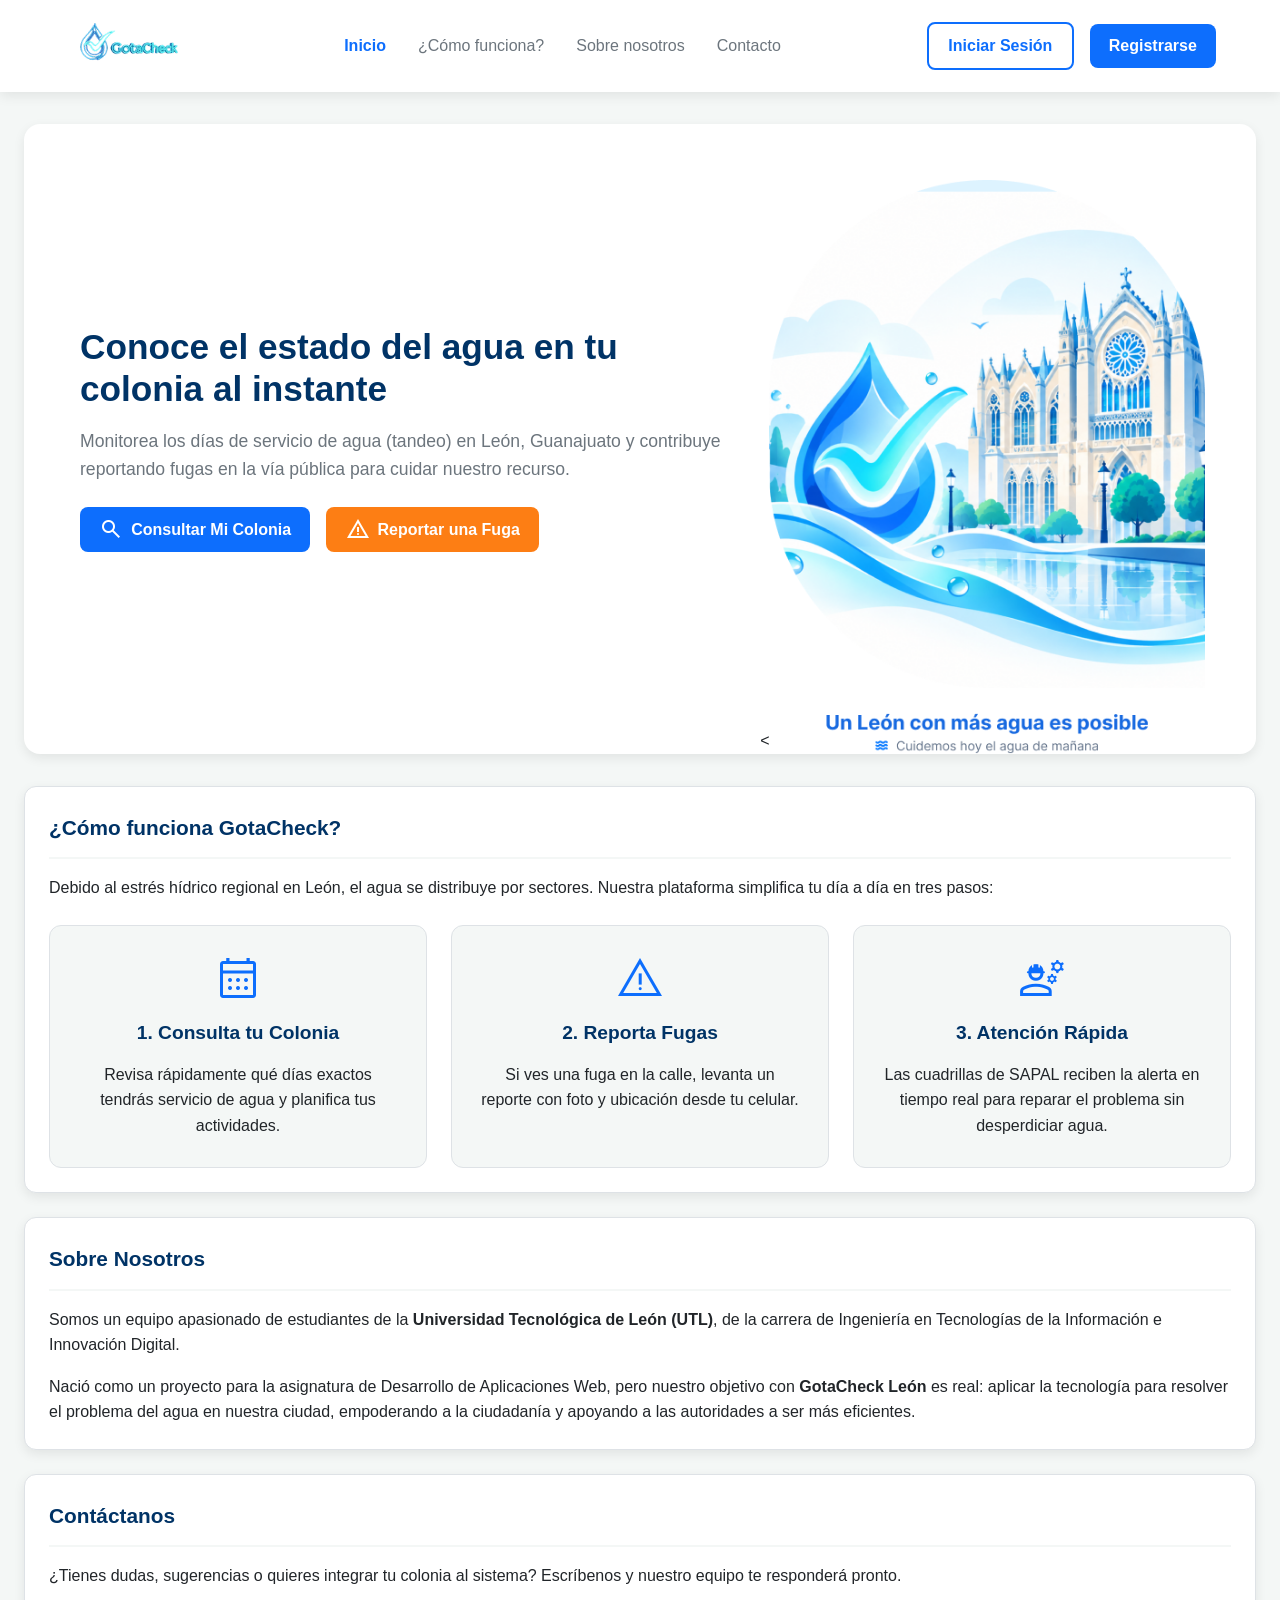
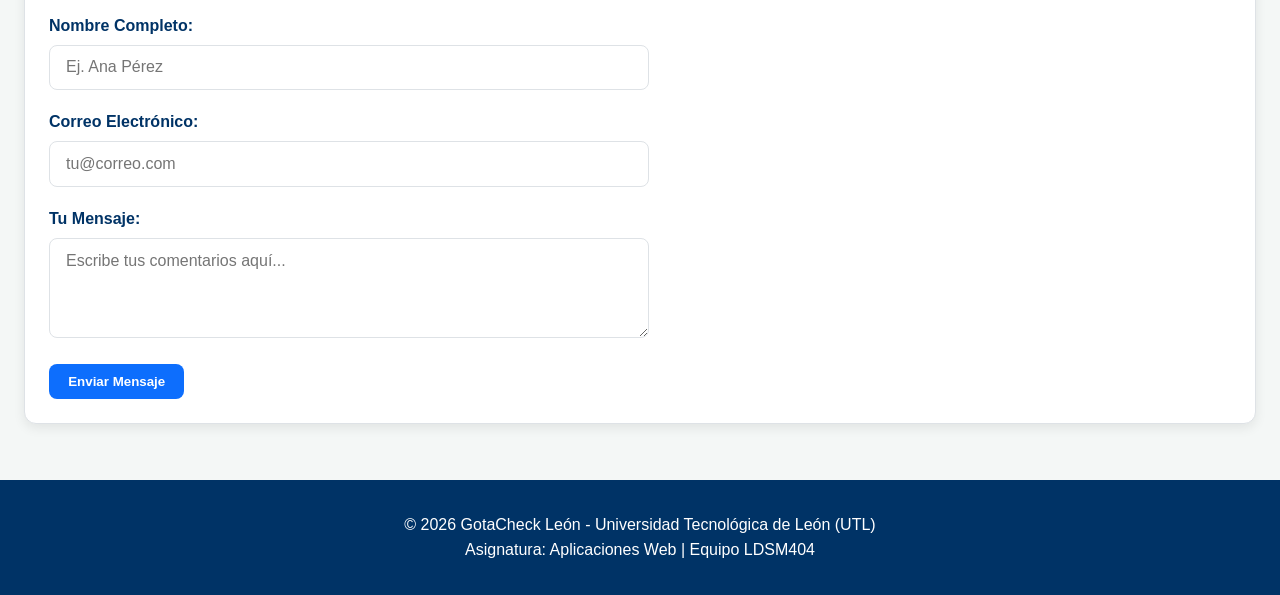
<file: index.html>
<!DOCTYPE html>
<html lang="es">
<head>
    <meta charset="UTF-8">
    <meta name="viewport" content="width=device-width, initial-scale=1.0">
    <title>GotaCheck León - Monitoreo de Tandeo y Reporte de Fugas</title>
    <link rel="stylesheet" href="css/estilo.css">
    <link rel="stylesheet" href="https://fonts.googleapis.com/css2?family=Material+Symbols+Outlined:opsz,wght,FILL,GRAD@24,400,0,0" />
</head>
<body>
    <header>
        <div class="navbar">
            
            <a href="index.html" class="logo-container">
                <img src="imagenes/logo-gotacheck.png" alt="Logo GotaCheck" class="logo-img" onerror="this.src='https://via.placeholder.com/42/0d6efd/ffffff?text=GC'">
            </a>
            
            
            <nav class="nav-links">
                <a href="index.html" class="active">Inicio</a>
                <a href="#como-funciona">¿Cómo funciona?</a>
                <a href="#sobre-nosotros">Sobre nosotros</a>
                <a href="#contacto">Contacto</a>
            </nav>

            
            <div class="nav-botones">
                <a href="login.html" class="btn-menu btn-outline">Iniciar Sesión</a>
                <a href="login.html#registro" class="btn-menu btn-primario">Registrarse</a>
            </div>
        </div>
    </header>

    <main>
        <section class="hero-section">
            <div class="hero-content">
                <h1>Conoce el estado del agua en tu colonia al instante</h1>
                <p>Monitorea los días de servicio de agua (tandeo) en León, Guanajuato y contribuye reportando fugas en la vía pública para cuidar nuestro recurso.</p>
                <div style="display: flex; gap: 1rem; flex-wrap: wrap;">
                    <a href="login.html" class="btn-menu btn-primario"><span class="material-symbols-outlined">search</span> Consultar Mi Colonia</a>
                    <a href="nuevo-reporte.html" class="btn-menu btn-alerta"><span class="material-symbols-outlined">report_problem</span> Reportar una Fuga</a>
                </div>
            </div>
            <div class="hero-image">
                <
                <img src="imagenes/hero-leon.jpg" alt="Agua y cuidado del recurso en León Guanajuato" onerror="this.src='https://via.placeholder.com/500x320/003366/ffffff?text=GotaCheck+Le%C3%B3n+Agua'">
            </div>
        </section>

        
        <section id="como-funciona" class="card seccion-informativa">
            <div class="card-header">
                <h2>¿Cómo funciona GotaCheck?</h2>
            </div>
            <p>Debido al estrés hídrico regional en León, el agua se distribuye por sectores. Nuestra plataforma simplifica tu día a día en tres pasos:</p>
            <div class="grid-3-cols">
                <div class="info-box">
                    <span class="material-symbols-outlined">calendar_month</span>
                    <h3>1. Consulta tu Colonia</h3>
                    <p>Revisa rápidamente qué días exactos tendrás servicio de agua y planifica tus actividades.</p>
                </div>
                <div class="info-box">
                    <span class="material-symbols-outlined">report_problem</span>
                    <h3>2. Reporta Fugas</h3>
                    <p>Si ves una fuga en la calle, levanta un reporte con foto y ubicación desde tu celular.</p>
                </div>
                <div class="info-box">
                    <span class="material-symbols-outlined">engineering</span>
                    <h3>3. Atención Rápida</h3>
                    <p>Las cuadrillas de SAPAL reciben la alerta en tiempo real para reparar el problema sin desperdiciar agua.</p>
                </div>
            </div>
        </section>

        
        <section id="sobre-nosotros" class="card seccion-informativa">
            <div class="card-header">
                <h2>Sobre Nosotros</h2>
            </div>
            <p>Somos un equipo apasionado de estudiantes de la <strong>Universidad Tecnológica de León (UTL)</strong>, de la carrera de Ingeniería en Tecnologías de la Información e Innovación Digital. </p>
            <p style="margin-top: 1rem;">Nació como un proyecto para la asignatura de Desarrollo de Aplicaciones Web, pero nuestro objetivo con <strong>GotaCheck León</strong> es real: aplicar la tecnología para resolver el problema del agua en nuestra ciudad, empoderando a la ciudadanía y apoyando a las autoridades a ser más eficientes.</p>
        </section>

        
        <section id="contacto" class="card seccion-informativa">
            <div class="card-header">
                <h2>Contáctanos</h2>
            </div>
            <p>¿Tienes dudas, sugerencias o quieres integrar tu colonia al sistema? Escríbenos y nuestro equipo te responderá pronto.</p>
            
            <form class="formulario-contacto" style="margin-top: 1.5rem; max-width: 600px;">
                <div class="form-group">
                    <label for="nombre-contacto">Nombre Completo:</label>
                    <input type="text" id="nombre-contacto" class="form-control" placeholder="Ej. Ana Pérez" required>
                </div>
                <div class="form-group">
                    <label for="email-contacto">Correo Electrónico:</label>
                    <input type="email" id="email-contacto" class="form-control" placeholder="tu@correo.com" required>
                </div>
                <div class="form-group">
                    <label for="mensaje-contacto">Tu Mensaje:</label>
                    <textarea id="mensaje-contacto" class="form-control" rows="4" placeholder="Escribe tus comentarios aquí..." required></textarea>
                </div>
                
                <button type="button" class="btn-menu btn-primario" onclick="alert('¡Gracias por escribirnos! Hemos recibido tu mensaje.')">Enviar Mensaje</button>
            </form>
        </section>
    </main>

    <footer>
        <p>&copy; 2026 GotaCheck León - Universidad Tecnológica de León (UTL)</p>
        <p>Asignatura: Aplicaciones Web | Equipo LDSM404</p>
    </footer>
</body>
</html>
</file>
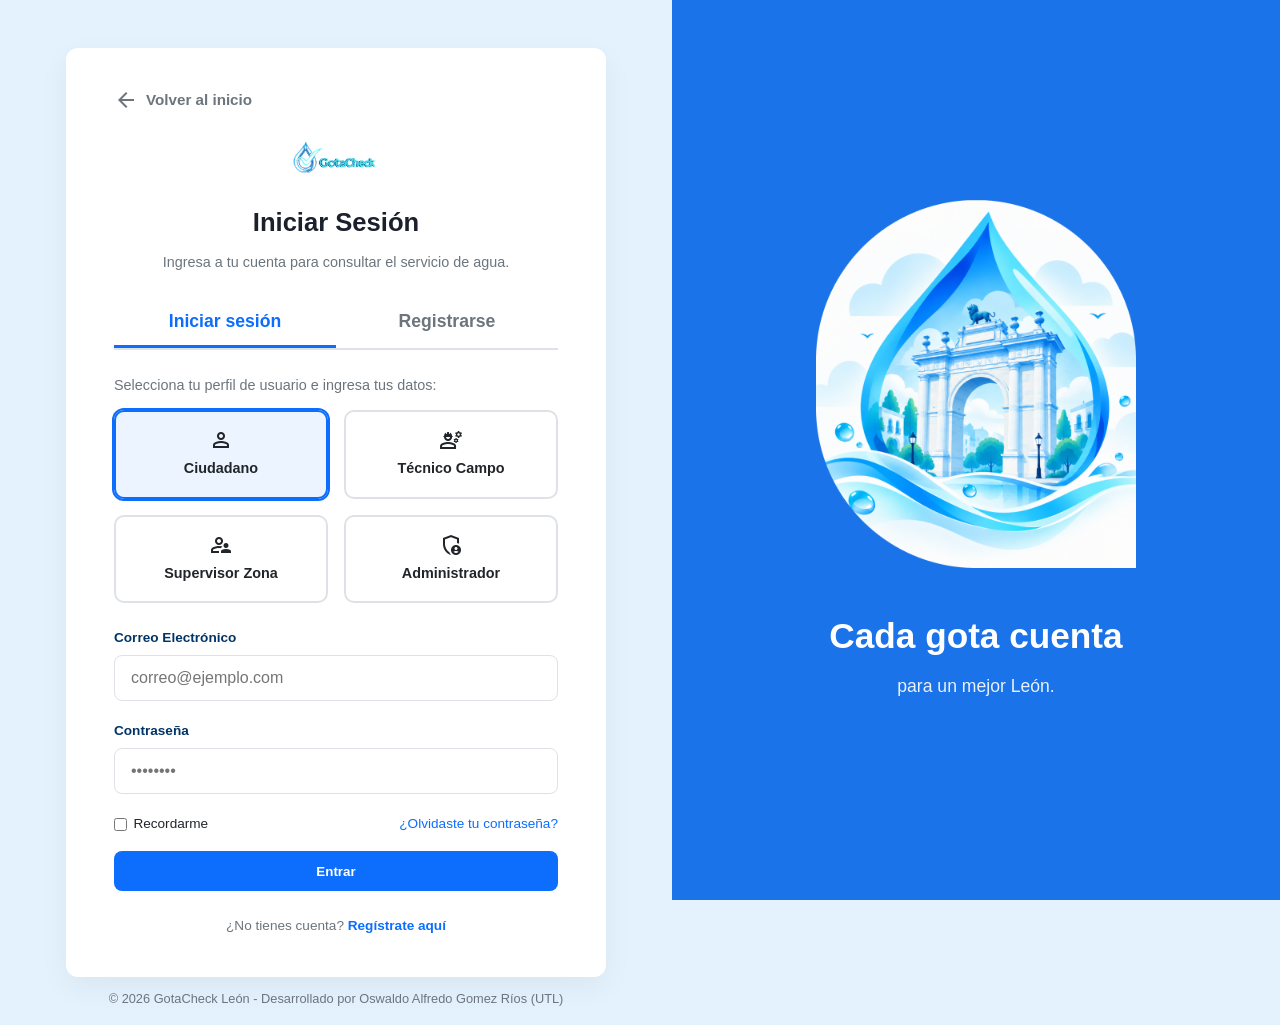
<file: login.html>
<!DOCTYPE html>
<html lang="es">
<head>
    <meta charset="UTF-8">
    <meta name="viewport" content="width=device-width, initial-scale=1.0">
    <title>GotaCheck León - Iniciar Sesión / Registro</title>
    <link rel="stylesheet" href="css/estilo.css">
    <link rel="stylesheet" href="https://fonts.googleapis.com/css2?family=Material+Symbols+Outlined:opsz,wght,FILL,GRAD@24,400,0,0" />
</head>
<body class="body-login">

    <div class="login-split-layout">
        
        
        <div class="login-left">
            
            <div class="login-box">
               
                <a href="index.html" class="btn-volver">
                    <span class="material-symbols-outlined">arrow_back</span> Volver al inicio
                </a>

               
                <div class="login-header">
                    <a href="index.html" class="logo-container" style="justify-content: center; margin-bottom: 1rem;">
                        <img src="imagenes/logo-gotacheck.png" alt="Logo GotaCheck" class="logo-img" style="height: 50px;" onerror="this.src='https://via.placeholder.com/50/0d6efd/ffffff?text=GC'">
                    </a>
                    <h2>Iniciar Sesión</h2>
                    <p>Ingresa a tu cuenta para consultar el servicio de agua.</p>
                </div>

                
                <div class="tabs-container">
                    <button class="tab-btn active" id="btn-tab-login" onclick="mostrarTab('login')">Iniciar sesión</button>
                    <button class="tab-btn" id="btn-tab-registro" onclick="mostrarTab('registro')">Registrarse</button>
                </div>

               
                <div id="seccion-login" class="form-seccion active">
                    
                    <p style="font-size: 0.9rem; color: var(--color-texto-mutado); margin-bottom: 0.8rem;">Selecciona tu perfil de usuario e ingresa tus datos:</p>
                    
                    
                    <div class="perfil-selector" style="margin-bottom: 1.5rem;">
                        <div class="perfil-card selected" id="card-ciudadano" onclick="seleccionarPerfil('ciudadano', 'dashboard-ciudadano.html')">
                            <span class="material-symbols-outlined" style="font-size: 1.5rem; margin-bottom: 0.2rem;">person</span>
                            <strong style="font-size: 0.9rem;">Ciudadano</strong>
                        </div>
                        <div class="perfil-card" id="card-tecnico" onclick="seleccionarPerfil('tecnico', 'dashboard-tecnico.html')">
                            <span class="material-symbols-outlined" style="font-size: 1.5rem; margin-bottom: 0.2rem;">engineering</span>
                            <strong style="font-size: 0.9rem;">Técnico Campo</strong>
                        </div>
                        <div class="perfil-card" id="card-supervisor" onclick="seleccionarPerfil('supervisor', 'dashboard-supervisor.html')">
                            <span class="material-symbols-outlined" style="font-size: 1.5rem; margin-bottom: 0.2rem;">supervisor_account</span>
                            <strong style="font-size: 0.9rem;">Supervisor Zona</strong>
                        </div>
                        <div class="perfil-card" id="card-admin" onclick="seleccionarPerfil('admin', 'dashboard-admin.html')">
                            <span class="material-symbols-outlined" style="font-size: 1.5rem; margin-bottom: 0.2rem;">admin_panel_settings</span>
                            <strong style="font-size: 0.9rem;">Administrador</strong>
                        </div>
                    </div>

                    <form id="form-login" action="dashboard-ciudadano.html" method="GET">
                        <div class="form-group">
                            <label for="login-correo" style="font-size: 0.85rem;">Correo Electrónico</label>
                            <input type="email" id="login-correo" class="form-control" placeholder="correo@ejemplo.com" required>
                        </div>
                        <div class="form-group">
                            <label for="login-password" style="font-size: 0.85rem;">Contraseña</label>
                            <input type="password" id="login-password" class="form-control" placeholder="••••••••" required>
                        </div>
                        
                        <div class="login-opciones">
                            <label class="checkbox-container">
                                <input type="checkbox"> Recordarme
                            </label>
                            <a href="#" class="link-olvido">¿Olvidaste tu contraseña?</a>
                        </div>

                        <button type="submit" class="btn-menu btn-primario" style="width: 100%; justify-content: center; padding: 0.8rem; margin-top: 1rem; border-radius: 8px;">
                            Entrar
                        </button>
                        
                        <div class="login-footer-text">
                            ¿No tienes cuenta? <a href="#" onclick="mostrarTab('registro')">Regístrate aquí</a>
                        </div>
                    </form>
                </div>

                
                <div id="seccion-registro" class="form-seccion">
                    <form action="dashboard-ciudadano.html" method="GET">
                        <div class="form-group">
                            <label for="reg-nombre" style="font-size: 0.85rem;">Nombre Completo</label>
                            <input type="text" id="reg-nombre" class="form-control" placeholder="Ej. Juan Pérez" required>
                        </div>
                        <div class="form-group">
                            <label for="reg-correo" style="font-size: 0.85rem;">Correo Electrónico</label>
                            <input type="email" id="reg-correo" class="form-control" placeholder="correo@ejemplo.com" required>
                        </div>
                        <div class="form-group">
                            <label for="reg-password" style="font-size: 0.85rem;">Contraseña</label>
                            <input type="password" id="reg-password" class="form-control" placeholder="Mínimo 8 caracteres" required>
                        </div>
                        <button type="submit" class="btn-menu btn-primario" style="width: 100%; justify-content: center; padding: 0.8rem; margin-top: 1rem; border-radius: 8px;">
                            Registrarse
                        </button>
                        
                        <div class="login-footer-text">
                            ¿Ya tienes cuenta? <a href="#" onclick="mostrarTab('login')">Inicia sesión aquí</a>
                        </div>
                    </form>
                </div>

            </div>
            
            
            <div style="position: absolute; bottom: 1rem; text-align: center; width: 100%; font-size: 0.8rem; color: var(--color-texto-mutado);">
                &copy; 2026 GotaCheck León - Desarrollado por Oswaldo Alfredo Gomez Ríos (UTL)
            </div>
        </div>

       
        <div class="login-right">
            <div class="login-banner-content">
                <img src="imagenes/banner-login.png" alt="Ilustración León" style="max-width: 80%; margin-bottom: 2rem;" onerror="this.src='https://via.placeholder.com/400/ffffff/1a73e8?text=Banner+Leon'">
                <h2>Cada gota cuenta</h2>
                <p>para un mejor León.</p>
            </div>
        </div>

    </div>

    
    <script>
        function seleccionarPerfil(rol, destinoDashboard) {
            document.querySelectorAll('.perfil-card').forEach(card => card.classList.remove('selected'));
            document.getElementById('card-' + rol).classList.add('selected');
            document.getElementById('form-login').action = destinoDashboard;
        }

        function mostrarTab(tab) {
            const tabLogin = document.getElementById('seccion-login');
            const tabRegistro = document.getElementById('seccion-registro');
            const btnLogin = document.getElementById('btn-tab-login');
            const btnRegistro = document.getElementById('btn-tab-registro');

            if (tab === 'login') {
                tabLogin.classList.add('active');
                tabRegistro.classList.remove('active');
                btnLogin.classList.add('active');
                btnRegistro.classList.remove('active');
            } else {
                tabRegistro.classList.add('active');
                tabLogin.classList.remove('active');
                btnRegistro.classList.add('active');
                btnLogin.classList.remove('active');
            }
        }

        if (window.location.hash === '#registro') {
            mostrarTab('registro');
        }
    </script>
</body>
</html>
</file>
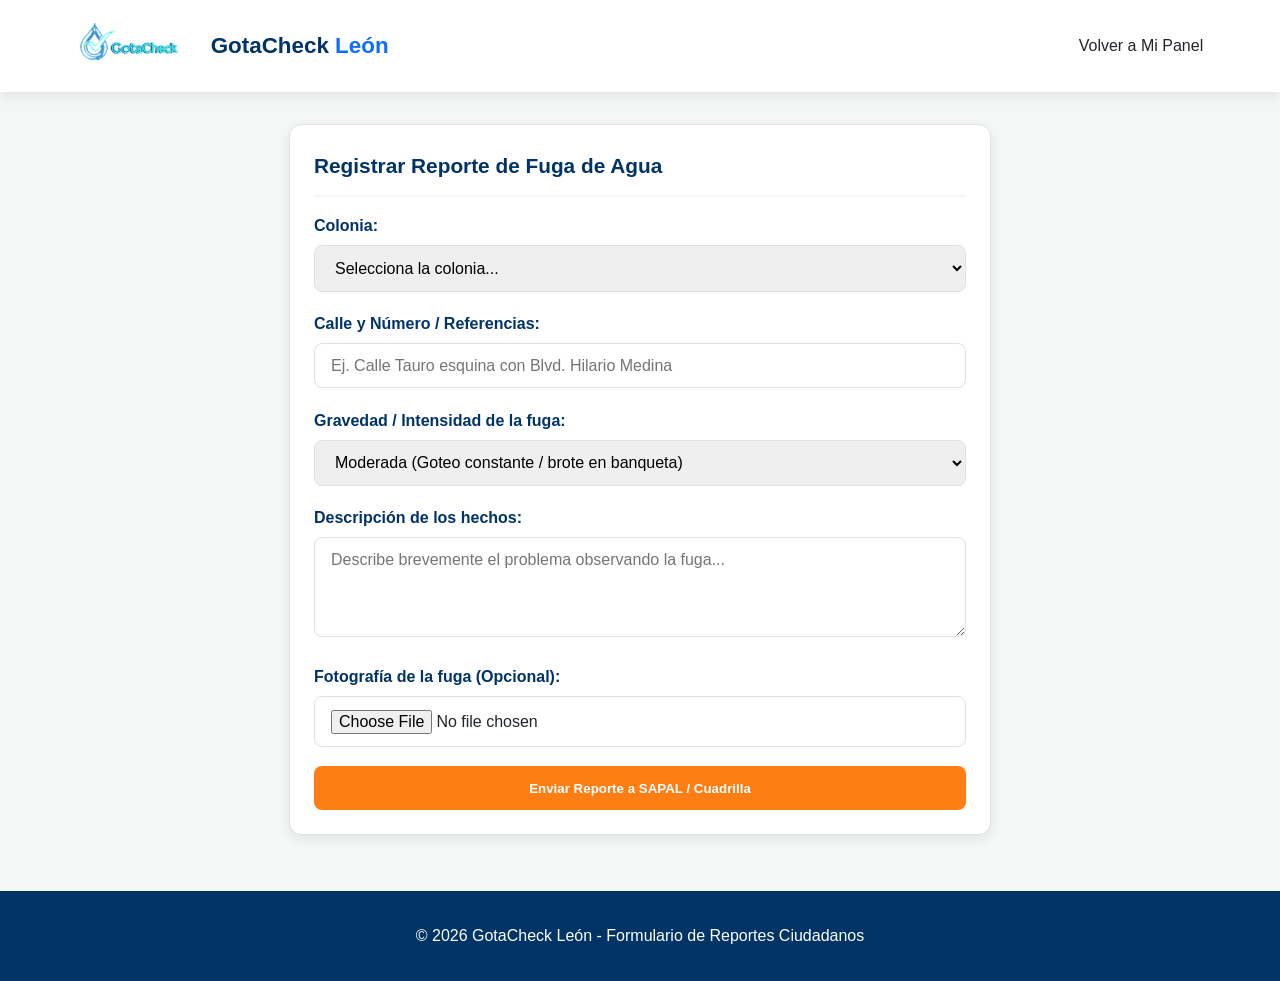
<file: nuevo-reporte.html>
<!DOCTYPE html>
<html lang="es">
<head>
    <meta charset="UTF-8">
    <meta name="viewport" content="width=device-width, initial-scale=1.0">
    <title>GotaCheck - Registrar Fuga de Agua</title>
    <link rel="stylesheet" href="css/estilo.css">
</head>
<body>
    <header>
        <div class="navbar">
            <a href="index.html" class="logo-container">
                <img src="imagenes/logo-gotacheck.png" alt="Logo GotaCheck" class="logo-img" onerror="this.src='https://via.placeholder.com/42/0d6efd/ffffff?text=GC'">
                <div class="logo-texto">GotaCheck <span>León</span></div>
            </a>
            <nav class="nav-menu">
                <a href="dashboard-ciudadano.html">Volver a Mi Panel</a>
            </nav>
        </div>
    </header>

    <main style="max-width: 750px;">
        <section class="card">
            <div class="card-header">
                <h2>Registrar Reporte de Fuga de Agua</h2>
            </div>
            <form action="dashboard-ciudadano.html" method="GET">
                <div class="form-group">
                    <label for="colonia-fuga">Colonia:</label>
                    <select id="colonia-fuga" class="form-control" required>
                        <option value="">Selecciona la colonia...</option>
                        <option>Valle de Señora</option>
                        <option>Centro Histórico</option>
                        <option>Jardines de Jerez</option>
                        <option>San Miguel</option>
                    </select>
                </div>
                <div class="form-group">
                    <label for="calle">Calle y Número / Referencias:</label>
                    <input type="text" id="calle" class="form-control" placeholder="Ej. Calle Tauro esquina con Blvd. Hilario Medina" required>
                </div>
                <div class="form-group">
                    <label for="tipo">Gravedad / Intensidad de la fuga:</label>
                    <select id="tipo" class="form-control">
                        <option>Moderada (Goteo constante / brote en banqueta)</option>
                        <option>Alta (Brote de agua a presión en arroyo vehicular)</option>
                        <option>Urgente (Afectación a viviendas / banqueta levantada)</option>
                    </select>
                </div>
                <div class="form-group">
                    <label for="descripcion">Descripción de los hechos:</label>
                    <textarea id="descripcion" rows="4" class="form-control" placeholder="Describe brevemente el problema observando la fuga..."></textarea>
                </div>
                <div class="form-group">
                    <label for="foto">Fotografía de la fuga (Opcional):</label>
                    
                    <input type="file" id="foto" class="form-control">
                </div>
                <button type="submit" class="btn-menu btn-alerta" style="width: 100%; justify-content: center; padding: 0.9rem;">
                    Enviar Reporte a SAPAL / Cuadrilla
                </button>
            </form>
        </section>
    </main>

    <footer>
        <p>&copy; 2026 GotaCheck León - Formulario de Reportes Ciudadanos</p>
    </footer>
</body>
</html>
</file>
<file: css/estilo.css>
:root {
    --color-primario: #0d6efd;
    --color-primario-oscuro: #0a58ca;
    --color-secundario: #003366;
    --color-fondo: #f4f7f6;
    --color-tarjeta: #ffffff;
    --color-texto: #212529;
    --color-texto-mutado: #6c757d;
    --color-exito: #198754;
    --color-alerta: #fd7e14;
    --color-peligro: #dc3545;
    --color-borde: #dee2e6;
    --fuente-principal: 'Segoe UI', Tahoma, Geneva, Verdana, sans-serif;
    --sombra-suave: 0 4px 12px rgba(0, 0, 0, 0.08);
    --transicion: all 0.3s ease;
}

* {
    margin: 0;
    padding: 0;
    box-sizing: border-box;
}

html {
    font-size: 16px;
    scroll-behavior: smooth;
}

body {
    font-family: var(--fuente-principal);
    background-color: var(--color-fondo);
    color: var(--color-texto);
    line-height: 1.6;
    display: flex;
    flex-direction: column;
    min-height: 100vh;
}


header {
    background-color: var(--color-tarjeta);
    box-shadow: var(--sombra-suave);
    position: sticky;
    top: 0;
    z-index: 1000;
}

.navbar {
    display: flex;
    justify-content: space-between;
    align-items: center;
    padding: 1rem 5%;
    max-width: 1300px;
    margin: 0 auto;
}

.logo-container {
    display: flex;
    align-items: center;
    gap: 0.8rem;
    text-decoration: none;
    color: var(--color-secundario);
}

.logo-img {
    height: 60px;
    width: auto;
    max-width: 250px;
    object-fit: contain;
}

.logo-texto {
    font-size: 1.4rem;
    font-weight: 700;
    color: var(--color-secundario);
}

.logo-texto span {
    color: var(--color-primario);
}

.nav-links {
    display: flex;
    gap: 2rem;
    align-items: center;
}

.nav-links a {
    text-decoration: none;
    color: var(--color-texto-mutado);
    font-weight: 500;
    transition: var(--transicion);
}

.nav-links a:hover {
    color: var(--color-primario);
}

.nav-links a.active {
    color: var(--color-primario);
    font-weight: 600;
}

.nav-botones {
    display: flex;
    gap: 1rem;
    align-items: center;
}

nav.nav-menu {
    display: flex;
    align-items: center;
    gap: 1.5rem;
}

nav.nav-menu a {
    text-decoration: none;
    color: var(--color-texto);
    font-weight: 500;
    transition: var(--transicion);
    padding: 0.5rem 0.8rem;
    border-radius: 6px;
}

nav.nav-menu a:hover, nav.nav-menu a.active {
    color: var(--color-primario);
    background-color: rgba(13, 110, 253, 0.08);
}


.btn-menu {
    padding: 0.6rem 1.2rem;
    border-radius: 8px;
    text-decoration: none;
    font-weight: 600;
    transition: var(--transicion);
    display: inline-flex;
    align-items: center;
    gap: 0.5rem;
    border: none;
    cursor: pointer;
}

.btn-primario {
    background-color: var(--color-primario);
    color: white !important;
}

.btn-primario:hover {
    background-color: var(--color-primario-oscuro);
}

.btn-alerta {
    background-color: var(--color-alerta);
    color: white !important;
}

.btn-alerta:hover {
    background-color: #e06b00;
}

.btn-outline {
    border: 2px solid var(--color-primario);
    color: var(--color-primario) !important;
    background: transparent;
}

.btn-outline:hover {
    background-color: var(--color-primario);
    color: white !important;
}


main {
    flex: 1;
    width: 100%;
    max-width: 1300px;
    margin: 2rem auto;
    padding: 0 1.5rem;
}

.hero-section {
    display: grid;
    grid-template-columns: 1fr;
    gap: 2rem;
    background: white;
    padding: 2.5rem 2.5rem 0 2.5rem; 
    border-radius: 16px;
    box-shadow: var(--sombra-suave);
    margin-bottom: 2rem;
    overflow: hidden; 
}

.hero-content {
    display: flex;
    flex-direction: column;
    justify-content: center; 
    padding-bottom: 2.5rem;
}

.hero-content h1 {
    font-size: 2.2rem;
    color: var(--color-secundario);
    line-height: 1.2;
    margin-bottom: 1rem;
}

.hero-content p {
    color: var(--color-texto-mutado);
    font-size: 1.1rem;
    margin-bottom: 1.5rem;
}

.hero-image {
    width: 100%;
    display: flex;
    align-items: flex-end; 
    justify-content: center;
}

.hero-image img {
    width: 100%;
    max-width: 500px;
    height: auto;
    display: block;
    object-fit: contain;
}


.seccion-informativa {
    scroll-margin-top: 100px; 
}

.grid-3-cols {
    display: grid;
    grid-template-columns: repeat(auto-fit, minmax(250px, 1fr));
    gap: 1.5rem;
    margin-top: 1.5rem;
}

.info-box {
    text-align: center;
    padding: 1.8rem;
    background-color: var(--color-fondo);
    border-radius: 12px;
    border: 1px solid var(--color-borde);
    transition: var(--transicion);
}

.info-box:hover {
    transform: translateY(-5px);
    box-shadow: var(--sombra-suave);
    border-color: var(--color-primario);
}

.info-box span {
    font-size: 3rem;
    color: var(--color-primario);
    margin-bottom: 1rem;
    display: block;
}

.info-box h3 {
    color: var(--color-secundario);
    margin-bottom: 0.8rem;
    font-size: 1.2rem;
}

.dashboard-grid {
    display: grid;
    grid-template-columns: 1fr;
    gap: 1.5rem;
}

.card {
    background-color: var(--color-tarjeta);
    border-radius: 12px;
    padding: 1.5rem;
    box-shadow: var(--sombra-suave);
    border: 1px solid var(--color-borde);
    margin-bottom: 1.5rem;
}

.card-header {
    display: flex;
    justify-content: space-between;
    align-items: center;
    margin-bottom: 1rem;
    padding-bottom: 0.8rem;
    border-bottom: 2px solid var(--color-fondo);
}

.card-header h2, .card-header h3 {
    color: var(--color-secundario);
    font-size: 1.3rem;
}


.tandeo-dias {
    display: grid;
    grid-template-columns: repeat(7, 1fr);
    gap: 0.5rem;
    margin-top: 1rem;
    text-align: center;
}

.dia-box {
    padding: 0.8rem 0.3rem;
    border-radius: 8px;
    background-color: #e9ecef;
    font-weight: 600;
}

.dia-box.activo {
    background-color: var(--color-primario);
    color: white;
}

.dia-box .estado {
    display: block;
    font-size: 0.75rem;
    font-weight: 400;
    margin-top: 4px;
}


.form-group {
    margin-bottom: 1.2rem;
}

.form-group label {
    display: block;
    font-weight: 600;
    margin-bottom: 0.4rem;
    color: var(--color-secundario);
}

.form-control, select, textarea {
    width: 100%;
    padding: 0.8rem 1rem;
    border: 1.5px solid var(--color-borde);
    border-radius: 8px;
    font-size: 1rem;
    font-family: inherit;
    transition: var(--transicion);
}

.form-control:focus, select:focus, textarea:focus {
    outline: none;
    border-color: var(--color-primario);
    box-shadow: 0 0 0 3px rgba(13, 110, 253, 0.15);
}

.table-responsive {
    width: 100%;
    overflow-x: auto;
}

table {
    width: 100%;
    border-collapse: collapse;
    margin-top: 1rem;
    background-color: white;
}

table th, table td {
    padding: 0.9rem;
    text-align: left;
    border-bottom: 1px solid var(--color-borde);
}

table th {
    background-color: #f8f9fa;
    color: var(--color-secundario);
    font-weight: 700;
}

.badge {
    padding: 0.35rem 0.75rem;
    border-radius: 20px;
    font-size: 0.85rem;
    font-weight: 600;
    display: inline-block;
}

.badge-pendiente { background-color: #fff3cd; color: #856404; }
.badge-proceso { background-color: #cce5ff; color: #004085; }
.badge-resuelto { background-color: #d4edda; color: #155724; }
.badge-rol { background-color: #e2e3e5; color: #383d41; }


.body-login {
    margin: 0;
    padding: 0;
    background-color: #e3f2fd;
    position: relative;
}

.login-split-layout {
    display: flex;
    min-height: 100vh;
    width: 100%;
}

.login-left {
    flex: 1;
    background-color: #e3f2fd; 
    display: flex;
    justify-content: center;
    align-items: center; 
    padding: 3rem 2rem; 
}

.login-right {
    flex: 1;
    background-color: #1a73e8; 
    display: flex;
    justify-content: center;
    align-items: center;
    color: white;
    position: sticky; 
    top: 0;
    height: 100vh; 
    overflow: hidden; 
}

.login-banner-content {
    text-align: center;
}

.login-banner-content h2 {
    font-size: 2.2rem;
    font-weight: 700;
    margin-bottom: 0.5rem;
}

.login-banner-content p {
    font-size: 1.1rem;
    opacity: 0.9;
}

.login-box {
    background: white;
    width: 100%;
    max-width: 540px; 
    padding: 2.5rem 3rem; 
    border-radius: 12px;
    box-shadow: 0 10px 30px rgba(0,0,0,0.05);
}

.login-header {
    text-align: center;
    margin-bottom: 1.5rem;
}

.login-header h2 {
    color: #1a202c;
    font-size: 1.6rem;
    margin-bottom: 0.5rem;
}

.login-header p {
    color: var(--color-texto-mutado);
    font-size: 0.9rem;
}

.login-opciones {
    display: flex;
    justify-content: space-between;
    align-items: center;
    font-size: 0.85rem;
    margin-top: 1rem;
}

.checkbox-container {
    display: flex;
    align-items: center;
    gap: 0.4rem;
    color: var(--color-texto);
}

.link-olvido {
    color: var(--color-primario);
    text-decoration: none;
    font-weight: 500;
}

.login-footer-text {
    text-align: center;
    margin-top: 1.5rem;
    font-size: 0.85rem;
    color: var(--color-texto-mutado);
}

.login-footer-text a {
    color: var(--color-primario);
    font-weight: 600;
    text-decoration: none;
}


.btn-volver {
    display: inline-flex;
    align-items: center;
    gap: 0.5rem;
    color: var(--color-texto-mutado);
    text-decoration: none;
    font-weight: 600;
    font-size: 0.95rem;
    transition: var(--transicion);
    margin-bottom: 1.5rem; 
}

.btn-volver:hover {
    color: var(--color-primario);
    transform: translateX(-5px);
}

/* PESTAÑAS Y SELECCIÓN DE ROLES */
.tabs-container {
    display: flex;
    border-bottom: 2px solid var(--color-borde);
    margin-bottom: 1.5rem;
}

.tab-btn {
    flex: 1;
    padding: 0.8rem;
    background: none;
    border: none;
    font-size: 1.1rem;
    font-weight: 600;
    color: var(--color-texto-mutado);
    cursor: pointer;
    transition: var(--transicion);
    border-bottom: 3px solid transparent;
}

.tab-btn.active {
    color: var(--color-primario);
    border-bottom-color: var(--color-primario);
}

.form-seccion {
    display: none;
}

.form-seccion.active {
    display: block;
}

.perfil-selector {
    display: grid;
    grid-template-columns: repeat(2, 1fr);
    gap: 1rem;
    margin-bottom: 1.5rem;
}

.perfil-card {
    border: 2px solid var(--color-borde);
    border-radius: 10px;
    padding: 1rem;
    text-align: center;
    cursor: pointer;
    transition: var(--transicion);
    background: white;
}

.perfil-card:hover {
    border-color: var(--color-primario);
}

.perfil-card.selected {
    border-color: var(--color-primario);
    background-color: rgba(13, 110, 253, 0.08);
    box-shadow: 0 0 0 2px var(--color-primario);
}

.perfil-card span {
    font-size: 2rem;
    display: block;
    margin-bottom: 0.5rem;
}


footer {
    background-color: var(--color-secundario);
    color: white;
    text-align: center;
    padding: 2rem 1rem;
    margin-top: auto;
}

footer a {
    color: #a8dadc;
    text-decoration: none;
}




@media screen and (max-width: 767px) {
    .navbar {
        flex-direction: column;
        gap: 1rem;
    }
    
    .nav-links {
        flex-wrap: wrap;
        justify-content: center;
        gap: 1rem;
    }
    
    .nav-botones {
        width: 100%;
        justify-content: center;
    }

    nav.nav-menu {
        flex-wrap: wrap;
        justify-content: center;
        gap: 0.5rem;
    }
    
    .hero-content h1 {
        font-size: 1.6rem;
    }

    .tandeo-dias {
        grid-template-columns: repeat(4, 1fr);
    }
    
    .perfil-selector {
        grid-template-columns: 1fr;
    }

    .login-right {
        display: none; 
    }
    
    .login-box {
        padding: 2rem;
    }
}


@media only screen and (min-width: 768px) and (max-width: 991px) {
    .hero-section {
        grid-template-columns: 1fr 1fr;
    }

    .tandeo-dias {
        grid-template-columns: repeat(7, 1fr);
    }

    .dashboard-grid {
        grid-template-columns: 1fr 1fr;
    }

    .login-right {
        display: none; 
    }
    
    .login-box {
        padding: 2rem 2.5rem;
    }
}


@media only screen and (min-width: 992px) {
    .hero-section {
        grid-template-columns: 1.2fr 0.8fr;
        padding: 3.5rem 3.5rem 0 3.5rem; 
    }
    
    .hero-content {
        padding-bottom: 3.5rem; 
    }

    .dashboard-grid {
        grid-template-columns: 2fr 1fr;
    }
}
</file>
